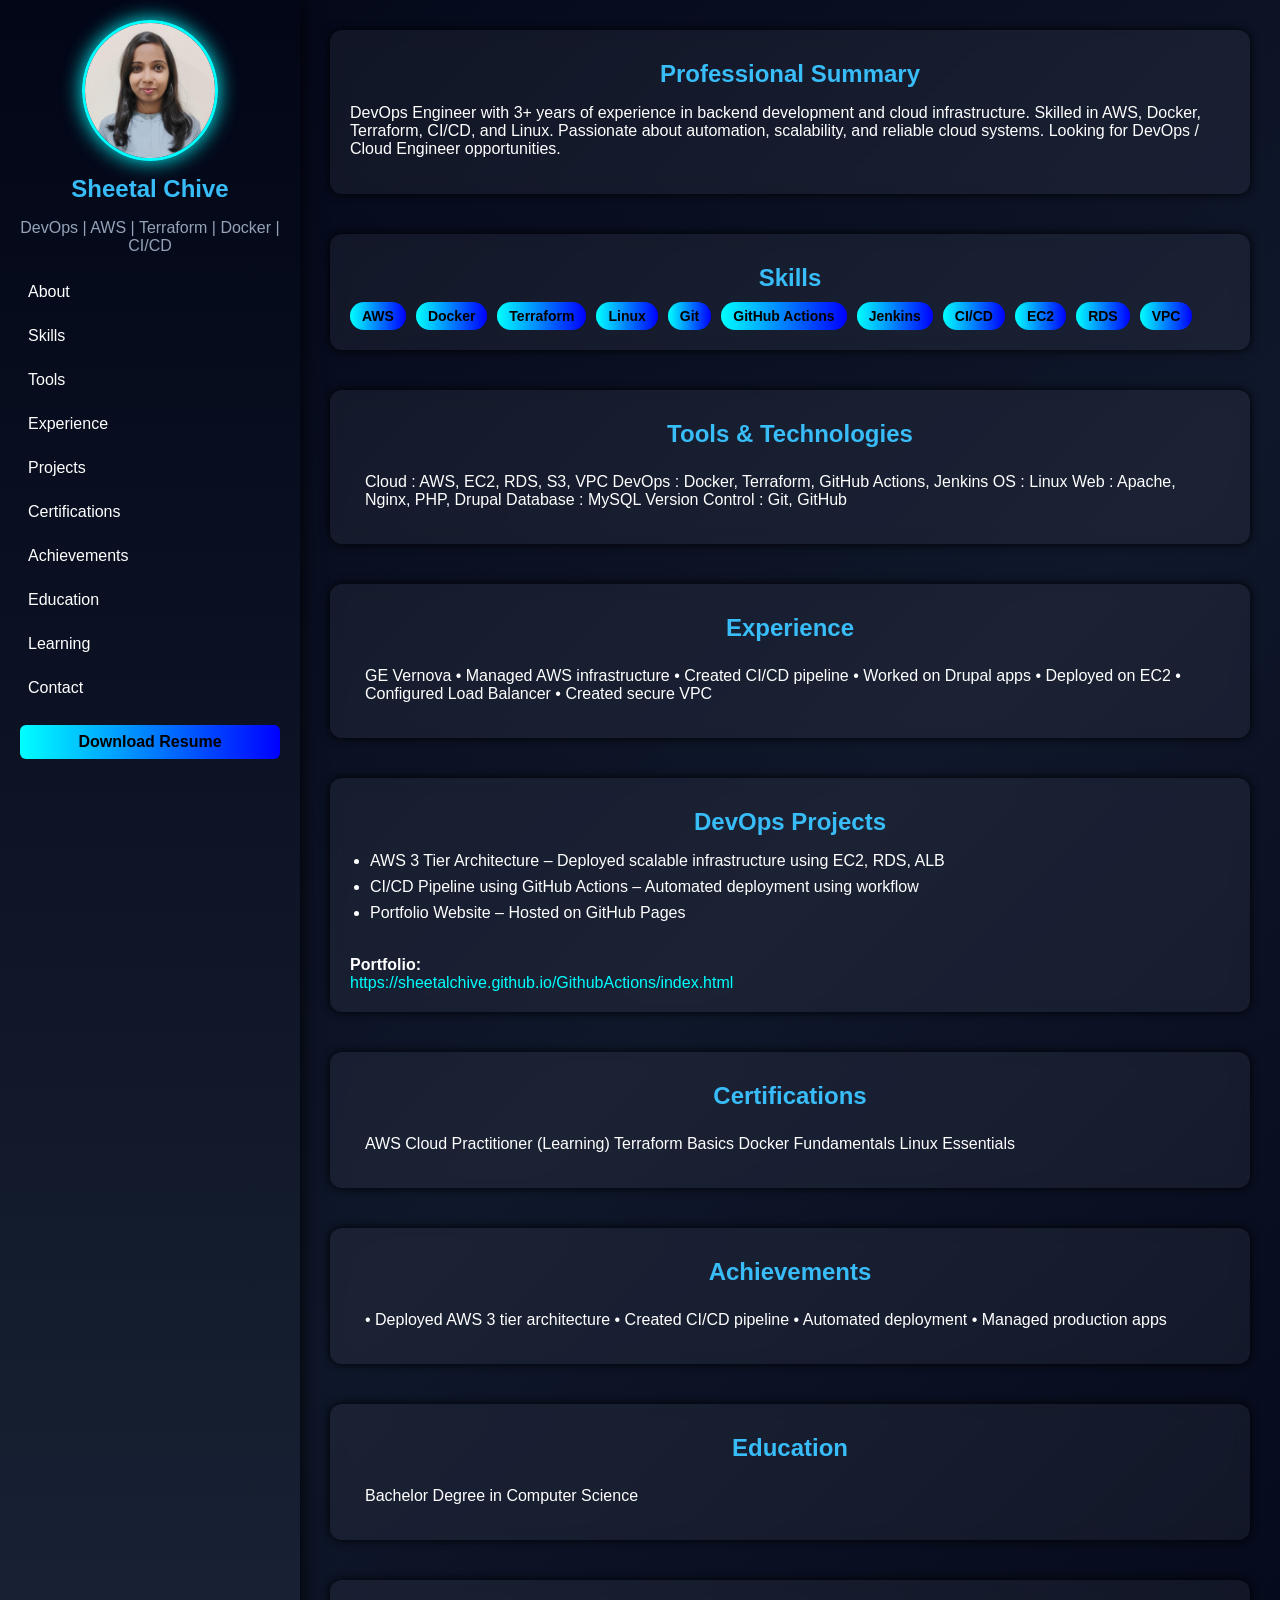
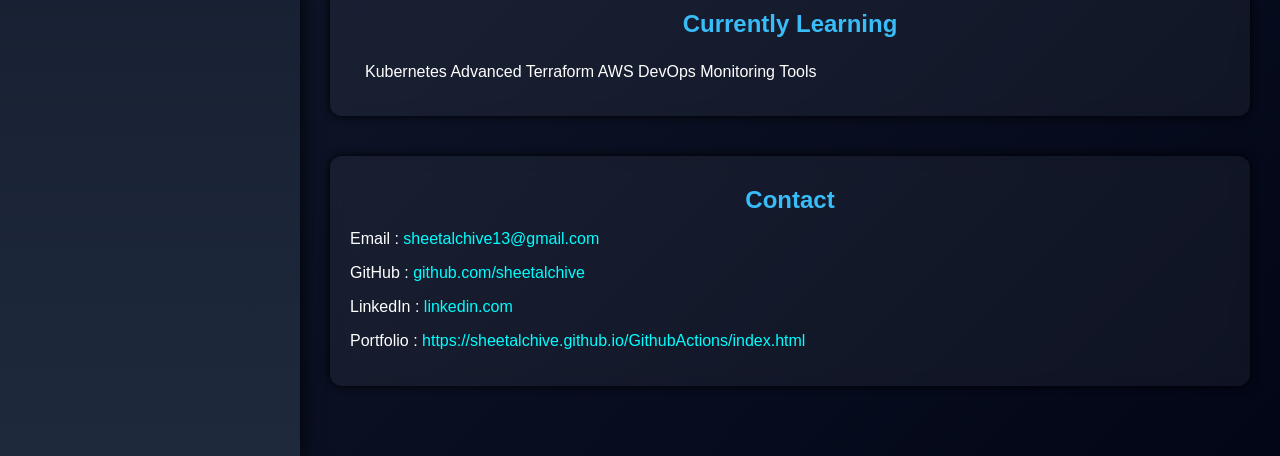
<file: index.html>
<!DOCTYPE html>
<html lang="en">
<head>
<meta charset="UTF-8">
<meta name="viewport" content="width=device-width, initial-scale=1">

<title>Sheetal Chive | DevOps Engineer</title>

<style>

body{
margin:0;
font-family:Segoe UI, sans-serif;
background:linear-gradient(135deg,#020617,#0f172a,#020617);
color:white;
display:flex;
}
ul{
padding-left:20px;
}

li{
margin-bottom:8px;
}

a{
text-decoration:none;
color:cyan;
}

a:hover{
text-decoration:none;
color:white;
}
/* ---------- Sidebar ---------- */

aside{
width:260px;
min-height:100vh;
background:linear-gradient(180deg,#020617,#1e293b);
padding:20px;
box-shadow:0 0 20px black;
animation:slide 1s;
}

@keyframes slide{
from{transform:translateX(-100%)}
to{transform:translateX(0)}
}

.profile{
text-align:center;
}

.profile img{
width:130px;
border-radius:50%;
border:3px solid cyan;
box-shadow:0 0 20px cyan;
}

h2{
text-align:center;
color:#38bdf8;
margin:10px 0;
}

aside p{
text-align:center;
color:#94a3b8;
}

nav ul{
list-style:none;
padding:0;
margin-top:20px;
}

nav li{
margin:10px 0;
}

nav a{
color:white;
text-decoration:none;
display:block;
padding:8px;
border-radius:6px;
transition:0.3s;
}

nav a:hover{
background:cyan;
color:black;
box-shadow:0 0 10px cyan;
}

.resume-btn{
display:block;
margin-top:20px;
text-align:center;
background:linear-gradient(90deg,cyan,blue);
padding:8px;
border-radius:6px;
color:black;
font-weight:bold;
text-decoration:none;
}

/* ---------- Main ---------- */

main{
flex:1;
padding:30px;
animation:fade 1.5s;
}

@keyframes fade{
from{opacity:0}
to{opacity:1}
}

section{
margin-bottom:40px;
padding:20px;
border-radius:12px;
background:rgba(255,255,255,0.05);
backdrop-filter:blur(8px);
box-shadow:0 0 10px black;
transition:0.3s;
}

section:hover{
transform:scale(1.02);
box-shadow:0 0 20px cyan;
}

h2{
color:#38bdf8;
}

/* ---------- Skills ---------- */

.skills{
display:flex;
flex-wrap:wrap;
gap:10px;
}

.skills span{
background:linear-gradient(90deg,cyan,blue);
padding:6px 12px;
border-radius:20px;
font-size:14px;
font-weight:bold;
color:black;
}

/* ---------- Cards ---------- */

.card{
/* background:#020617; */
padding:15px;
border-radius:8px;
margin-top:10px;
/* border:1px solid #334155; */
}

/* ---------- Button ---------- */

button{
background:linear-gradient(90deg,cyan,blue);
border:none;
padding:8px 15px;
cursor:pointer;
border-radius:6px;
font-weight:bold;
margin-top:10px;
}

button:hover{
box-shadow:0 0 10px cyan;
}

a{color:cyan}

@media(max-width:768px){

body{flex-direction:column}

aside{width:100%}

}

</style>

</head>
<body>


<!-- Sidebar -->

<aside>

<div class="profile">

<img src="photo.jpg" width="150" style="border-radius:50%">

</div>

<h2>Sheetal Chive</h2>
<p>DevOps | AWS | Terraform | Docker | CI/CD</p>

<nav>
<ul>
<li><a href="#about">About</a></li>
<li><a href="#skills">Skills</a></li>
<li><a href="#tools">Tools</a></li>
<li><a href="#experience">Experience</a></li>
<li><a href="#projects">Projects</a></li>
<li><a href="#cert">Certifications</a></li>
<li><a href="#achieve">Achievements</a></li>
<li><a href="#edu">Education</a></li>
<li><a href="#learn">Learning</a></li>
<li><a href="#contact">Contact</a></li>
</ul>
</nav>

<a class="resume-btn" onclick="openCV()">Download Resume</a>

</aside>


<!-- Main -->

<main>


<section id="about">

<h2>Professional Summary</h2>

<p>

DevOps Engineer with 3+ years of experience in backend development and cloud infrastructure.
Skilled in AWS, Docker, Terraform, CI/CD, and Linux.
Passionate about automation, scalability, and reliable cloud systems.
Looking for DevOps / Cloud Engineer opportunities.

</p>

</section>


<section id="skills">

<h2>Skills</h2>

<div class="skills">

<span>AWS</span>
<span>Docker</span>
<span>Terraform</span>
<span>Linux</span>
<span>Git</span>
<span>GitHub Actions</span>
<span>Jenkins</span>
<span>CI/CD</span>
<span>EC2</span>
<span>RDS</span>
<span>VPC</span>

</div>

</section>


<section id="tools">

<h2>Tools & Technologies</h2>

<div class="card">

Cloud : AWS, EC2, RDS, S3, VPC  
DevOps : Docker, Terraform, GitHub Actions, Jenkins  
OS : Linux  
Web : Apache, Nginx, PHP, Drupal  
Database : MySQL  
Version Control : Git, GitHub  

</div>

</section>


<section id="experience">

<h2>Experience</h2>

<div class="card">

GE Vernova

• Managed AWS infrastructure  
• Created CI/CD pipeline  
• Worked on Drupal apps  
• Deployed on EC2  
• Configured Load Balancer  
• Created secure VPC  

</div>

</section>


<section id="projects">

<h2>DevOps Projects</h2>

<ul>

<li>
AWS 3 Tier Architecture – Deployed scalable infrastructure using EC2, RDS, ALB
</li>

<li>
CI/CD Pipeline using GitHub Actions – Automated deployment using workflow
</li>

<li>
Portfolio Website – Hosted on GitHub Pages
</li>

</ul>

<br>

<b>Portfolio:</b><br>

<a href="https://sheetalchive.github.io/GithubActions/index.html" target="_blank">
https://sheetalchive.github.io/GithubActions/index.html
</a>

</section>


<section id="cert">

<h2>Certifications</h2>

<div class="card">

AWS Cloud Practitioner (Learning)  
Terraform Basics  
Docker Fundamentals  
Linux Essentials  

</div>

</section>


<section id="achieve">

<h2>Achievements</h2>

<div class="card">

• Deployed AWS 3 tier architecture  
• Created CI/CD pipeline  
• Automated deployment  
• Managed production apps  

</div>

</section>


<section id="edu">

<h2>Education</h2>

<div class="card">

Bachelor Degree in Computer Science

</div>

</section>


<section id="learn">

<h2>Currently Learning</h2>

<div class="card">

Kubernetes  
Advanced Terraform  
AWS DevOps  
Monitoring Tools  

</div>

</section>


<section id="contact">

<h2>Contact</h2>

<p>Email :  <a href="sheetalchive13@gmail.com" target="_blank">
sheetalchive13@gmail.com
</a></p>

<p>GitHub : <a href="github.com/sheetalchive" target="_blank">
github.com/sheetalchive
</a></p>

<p>LinkedIn : <a href="linkedin.com" target="_blank">
linkedin.com
</a></p>

<p>Portfolio :<a href="https://sheetalchive.github.io/GithubActions/index.html" target="_blank">
https://sheetalchive.github.io/GithubActions/index.html
</a> </p>


</section>


</main>


<script>

function openPDF(){
window.open("3_tier_structure_with_RDS_and_autoscalling.pdf")
}

function openCV(){
window.open("SheetalChiveResume.pdf")
}

</script>

</body>
</html>
</file>
